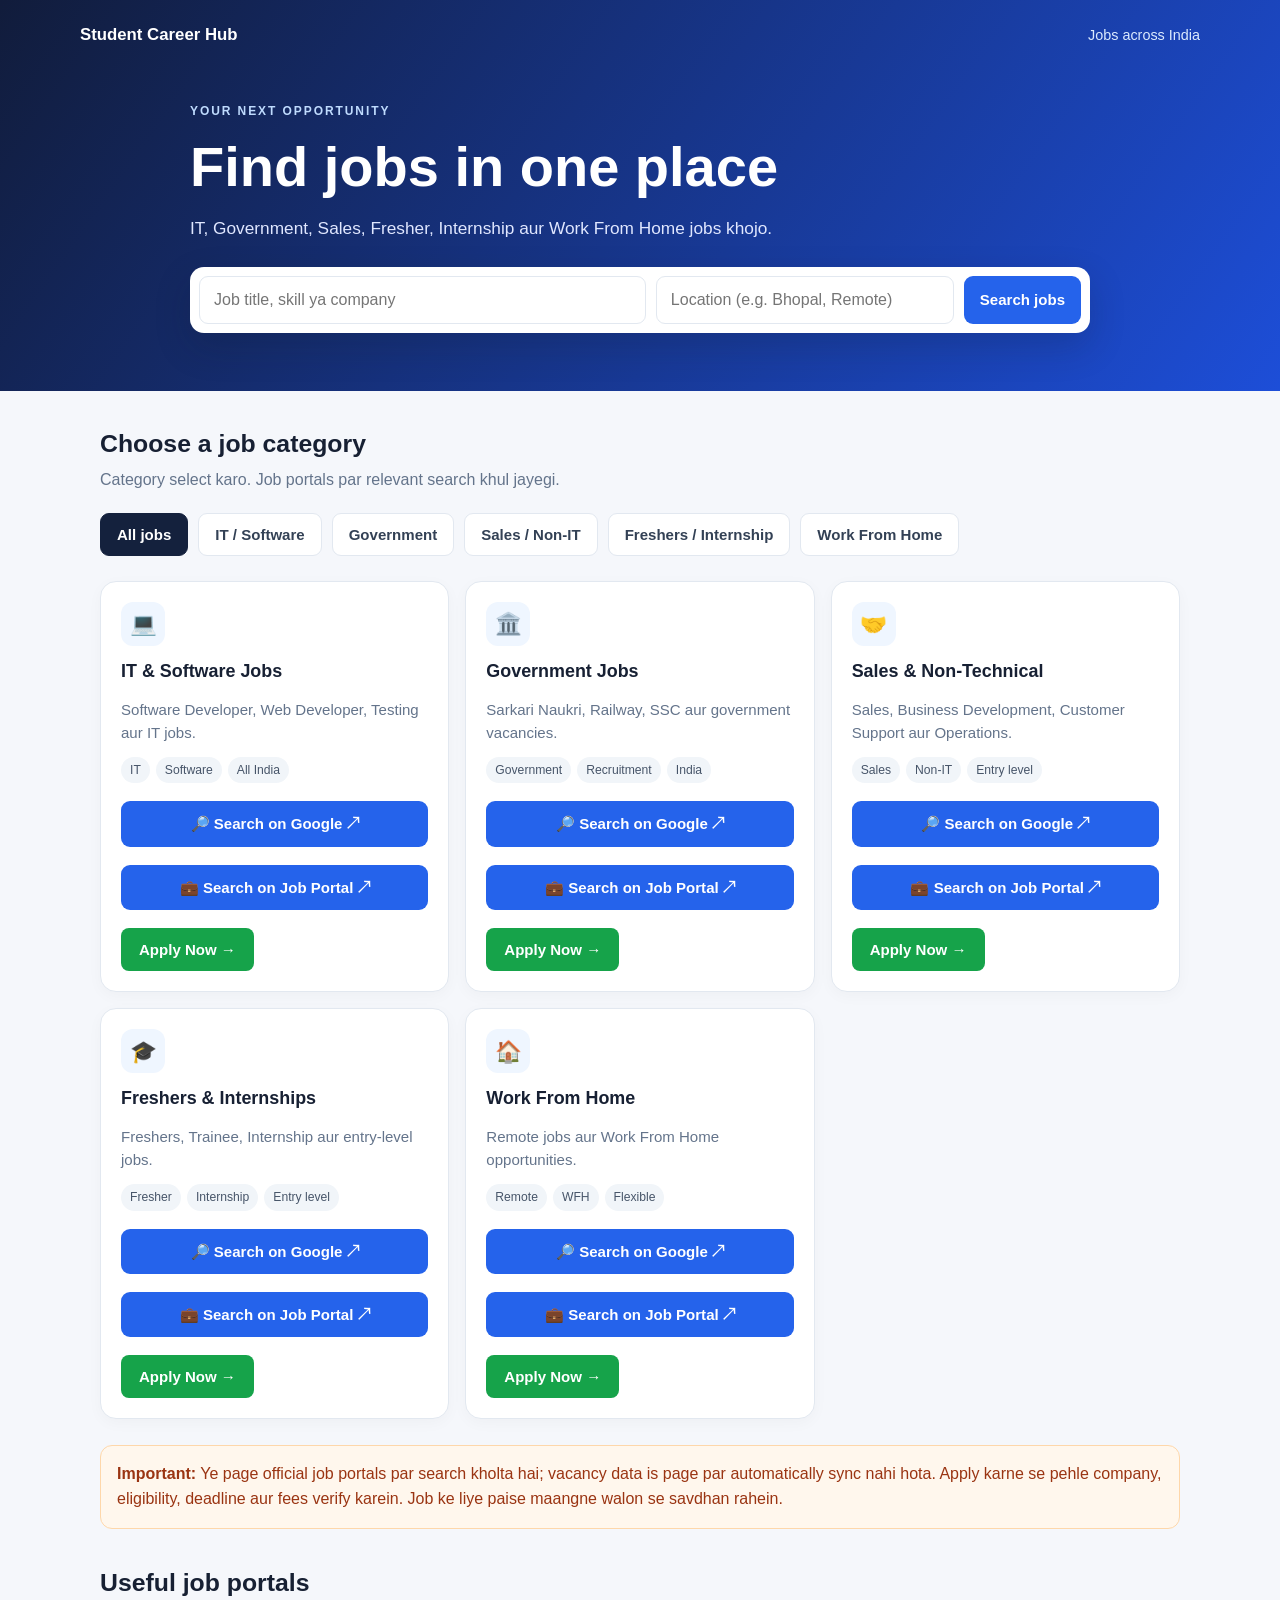
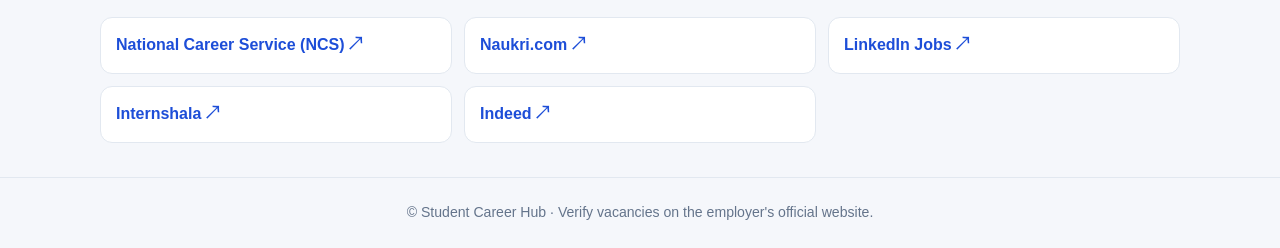
<file: jobs.html>
<!doctype html>
<html lang="hi"><head><meta charset="utf-8"><meta name="viewport" content="width=device-width,initial-scale=1"><title>Student Career Hub | Jobs</title><link rel="stylesheet" href="jobs.css"></head>
<body><header class="hero"><nav><a class="brand" href="index.html">Student Career Hub</a><span>Jobs across India</span></nav><div class="hero-content"><p class="eyebrow">YOUR NEXT OPPORTUNITY</p><h1>Find jobs in one place</h1><p>IT, Government, Sales, Fresher, Internship aur Work From Home jobs khojo.</p><form id="searchForm" class="searchbar"><input id="keyword" type="search" placeholder="Job title, skill ya company" aria-label="Job keyword"><input id="location" type="search" placeholder="Location (e.g. Bhopal, Remote)" aria-label="Location"><button type="submit">Search jobs</button></form></div></header>
<main class="container"><section class="intro"><h2>Choose a job category</h2><p>Category select karo. Job portals par relevant search khul jayegi.</p><div id="filters" class="filters"><button class="filter active" data-category="all">All jobs</button><button class="filter" data-category="it">IT / Software</button><button class="filter" data-category="government">Government</button><button class="filter" data-category="sales">Sales / Non-IT</button><button class="filter" data-category="fresher">Freshers / Internship</button><button class="filter" data-category="remote">Work From Home</button></div></section><section id="jobCards" class="cards" aria-live="polite"></section><section class="notice"><strong>Important:</strong> Ye page official job portals par search kholta hai; vacancy data is page par automatically sync nahi hota. Apply karne se pehle company, eligibility, deadline aur fees verify karein. Job ke liye paise maangne walon se savdhan rahein.</section><section class="more"><h2>Useful job portals</h2><div class="portal-links"><a href="https://www.ncs.gov.in/" target="_blank" rel="noopener">National Career Service (NCS) ↗</a><a href="https://www.naukri.com/" target="_blank" rel="noopener">Naukri.com ↗</a><a href="https://www.linkedin.com/jobs/" target="_blank" rel="noopener">LinkedIn Jobs ↗</a><a href="https://internshala.com/" target="_blank" rel="noopener">Internshala ↗</a><a href="https://www.indeed.com/" target="_blank" rel="noopener">Indeed ↗</a></div></section></main><footer>© Student Career Hub · Verify vacancies on the employer's official website.</footer><script src="jobs.js"></script></body></html>
</file>
<file: jobs.css>
*{box-sizing:border-box}
:root{--navy:#14213d;--blue:#2563eb;--ink:#172033;--muted:#64748b;--bg:#f5f7fb;--line:#e2e8f0}
body{margin:0;font-family:Inter,Segoe UI,Arial,sans-serif;color:var(--ink);background:var(--bg);line-height:1.55}
.hero{background:linear-gradient(125deg,#111c3b,#1d4ed8);color:white;padding:22px max(20px,calc((100% - 1120px)/2)) 58px}
nav{display:flex;justify-content:space-between;gap:16px;align-items:center;flex-wrap:wrap}
.brand{font-size:1.05rem;font-weight:800;color:white;text-decoration:none}
nav span{font-size:.9rem;color:#dbeafe}
.hero-content{max-width:900px;margin:54px auto 0}
.eyebrow{letter-spacing:.16em;font-size:.75rem;font-weight:800;color:#bfdbfe}
h1{font-size:clamp(2rem,5vw,3.5rem);line-height:1.08;margin:.3em 0}
.hero-content>p:not(.eyebrow){color:#e0e7ff;font-size:1.08rem}
.searchbar{display:grid;grid-template-columns:1.5fr 1fr auto;gap:10px;background:white;padding:9px;border-radius:14px;margin-top:25px;box-shadow:0 14px 36px #0f172a33}
input{min-width:0;border:1px solid #e2e8f0;border-radius:9px;padding:14px;font-size:1rem;color:var(--ink);outline-color:var(--blue)}
button{cursor:pointer;border:0;border-radius:9px;padding:12px 16px;font-weight:700;font-size:.94rem}
.searchbar button{background:#2563eb;color:white}
.container{max-width:1120px;margin:auto;padding:34px 20px}
.intro h2,.more h2{margin:0 0 5px;font-size:1.55rem}
.intro p{color:var(--muted);margin:0 0 18px}
.filters{display:flex;gap:10px;flex-wrap:wrap;margin:20px 0 25px}
.filter{background:white;border:1px solid var(--line);color:#334155;padding:12px 16px;white-space:normal}
.filter:hover{border-color:var(--blue);color:var(--blue)}
.filter.active{background:var(--navy);color:white;border-color:var(--navy)}
.cards{display:grid;grid-template-columns:repeat(3,minmax(0,1fr));gap:16px}
.card{background:white;border:1px solid var(--line);border-radius:16px;padding:20px;display:flex;flex-direction:column;gap:12px;box-shadow:0 4px 15px #0f172a08}
.icon{width:44px;height:44px;display:grid;place-items:center;background:#eff6ff;border-radius:12px;font-size:1.35rem}
.card h3{margin:0;font-size:1.12rem}
.card p{margin:0;color:var(--muted);font-size:.94rem}
.tags{display:flex;gap:6px;flex-wrap:wrap}
.tag{background:#f1f5f9;border-radius:20px;padding:4px 9px;font-size:.76rem;color:#475569}
.card a{display:block;text-align:center;background:var(--blue);color:white;text-decoration:none;font-weight:700;padding:11px;border-radius:9px;margin-top:6px}
.card a:hover{background:#1d4ed8}
.notice{background:#fff7ed;border:1px solid #fed7aa;color:#9a3412;padding:16px;border-radius:12px;margin:26px 0}
.more{margin-top:35px}
.portal-links{display:grid;grid-template-columns:repeat(3,minmax(0,1fr));gap:12px;margin-top:15px}
.portal-links a{background:white;border:1px solid var(--line);padding:15px;border-radius:12px;text-decoration:none;color:#1d4ed8;font-weight:700}
footer{text-align:center;color:var(--muted);padding:24px 16px;border-top:1px solid var(--line);font-size:.88rem}
@media(max-width:760px){.cards{grid-template-columns:repeat(2,minmax(0,1fr))}.portal-links{grid-template-columns:repeat(2,minmax(0,1fr))}.searchbar{grid-template-columns:1fr}.hero-content{margin-top:35px}}
@media(max-width:480px){.cards,.portal-links{grid-template-columns:1fr}.container{padding:26px 14px}.hero{padding-left:16px;padding-right:16px}.filter{flex:1 1 auto}}
</file>
